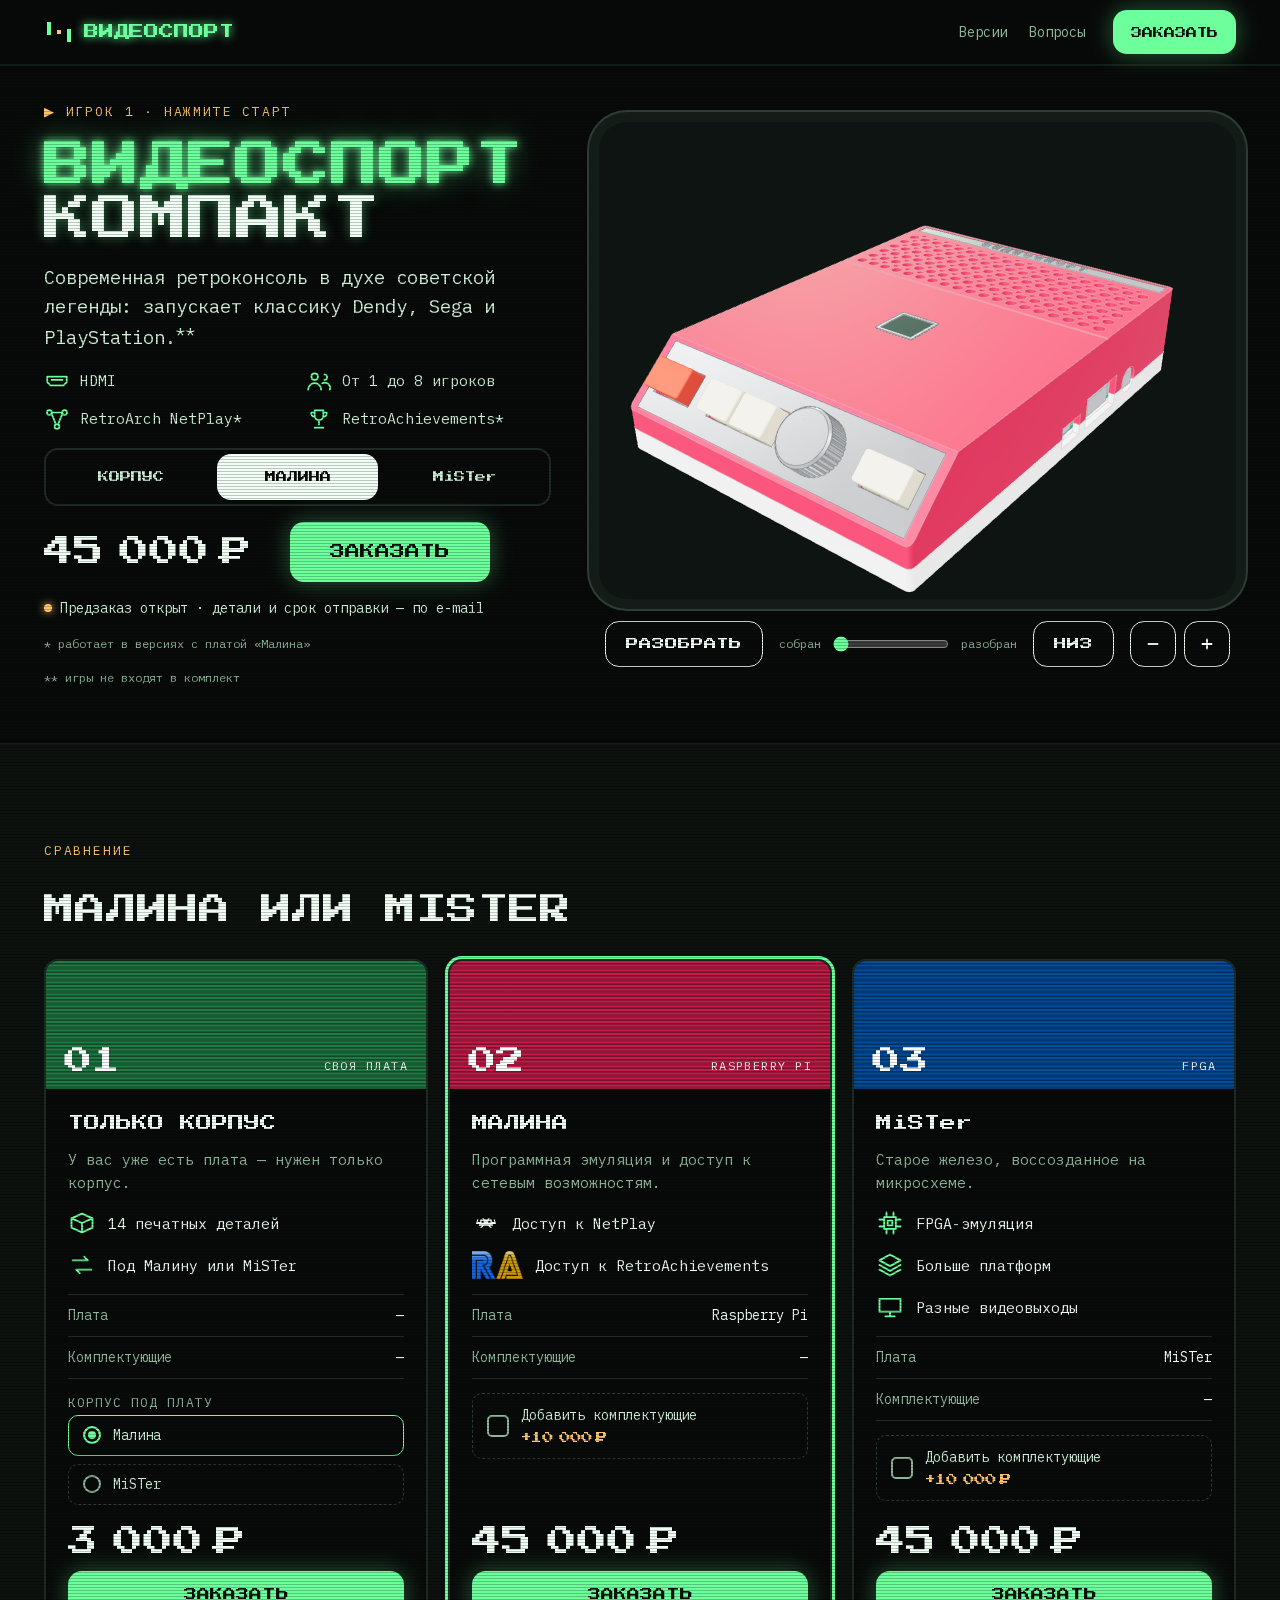
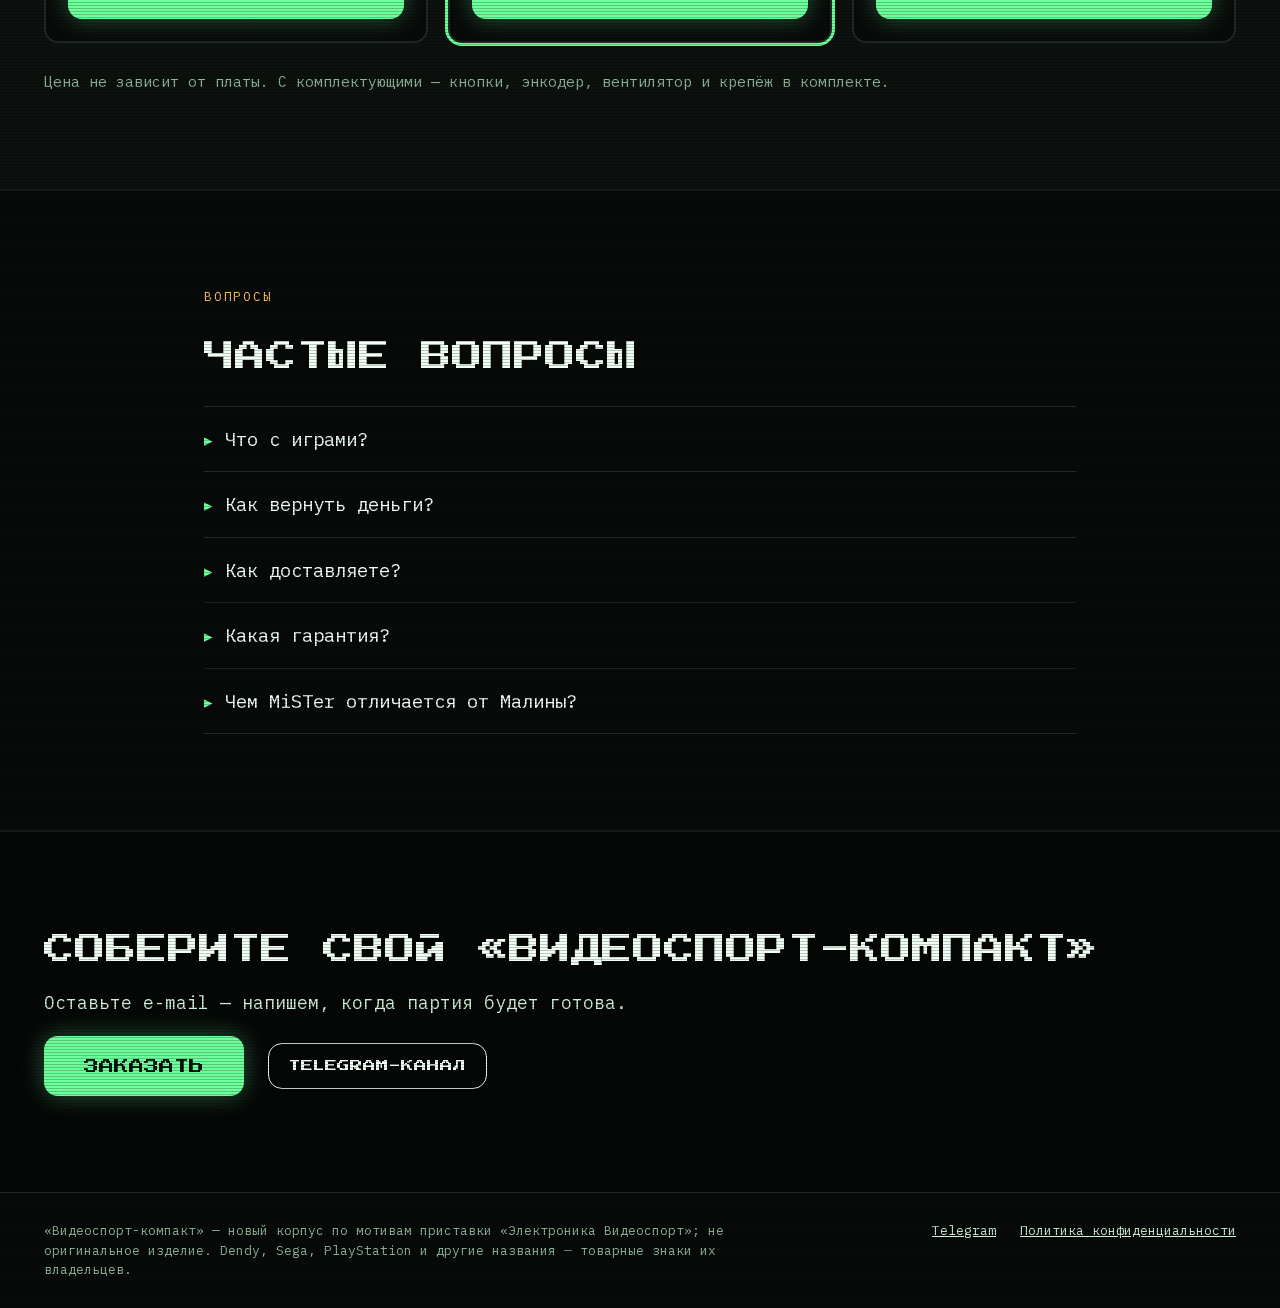
<file: index.html>
<!doctype html>
<html lang="ru">
<head>
<meta charset="utf-8">
<meta name="viewport" content="width=device-width, initial-scale=1, viewport-fit=cover">
<title>Видеоспорт-компакт — ретроконсоль в духе советской легенды · предзаказ</title>
<meta name="description" content="Видеоспорт-компакт: современная ретроконсоль в духе советской легенды. Запускает классику Dendy, Sega и PlayStation. HDMI, от 1 до 8 игроков, RetroArch NetPlay, RetroAchievements. Предзаказ: корпус от 3 000 ₽.">
<meta name="theme-color" content="#080A09">
<meta property="og:type" content="website">
<meta property="og:locale" content="ru_RU">
<meta property="og:title" content="Видеоспорт-компакт — ретроконсоль в духе советской легенды">
<meta property="og:description" content="Запускает классику Dendy, Sega и PlayStation. HDMI, от 1 до 8 игроков, NetPlay и ачивки. Предзаказ открыт.">
<link rel="icon" href="data:image/svg+xml,%3Csvg xmlns='http://www.w3.org/2000/svg' viewBox='0 0 30 30'%3E%3Crect width='30' height='30' rx='5' fill='%23080A09'/%3E%3Crect x='5' y='6' width='4' height='13' fill='%236CFF9C'/%3E%3Crect x='21' y='11' width='4' height='13' fill='%236CFF9C'/%3E%3Crect x='13' y='13' width='4' height='4' fill='%23FFC46B'/%3E%3C/svg%3E">

<link rel="preload" href="fonts/press-start-2p-400-cyrillic.woff2" as="font" type="font/woff2" crossorigin>
<link rel="preload" href="fonts/ibm-plex-mono-400-cyrillic.woff2" as="font" type="font/woff2" crossorigin>
<link rel="preload" href="assets/poster.webp?v=2" as="image" fetchpriority="high">
<link rel="stylesheet" href="css/fonts.css">
<link rel="stylesheet" href="css/styles.css?v=4">

<script type="application/ld+json">
{
  "@context": "https://schema.org",
  "@type": "Product",
  "name": "Видеоспорт-компакт",
  "description": "Современная ретроконсоль в духе советской легенды. Запускает классику Dendy, Sega и PlayStation (игры не входят в комплект). HDMI, от 1 до 8 игроков, RetroArch NetPlay, RetroAchievements.",
  "offers": {
    "@type": "AggregateOffer",
    "priceCurrency": "RUB",
    "lowPrice": "3000",
    "highPrice": "55000",
    "offerCount": "3",
    "availability": "https://schema.org/PreOrder"
  }
}
</script>

<script src="js/config.js"></script>
<script src="js/analytics.js"></script>
</head>
<body>
<div class="pg" id="top">

<!-- ===== Шапка ===== -->
<header class="hdr"><div class="wrap hdr-in">
  <a href="#top" class="logo" aria-label="Видеоспорт-компакт — наверх">
    <svg class="mark" viewBox="0 0 30 30" aria-hidden="true"><rect x="3" y="5" width="4" height="13" fill="currentColor"/><rect x="23" y="12" width="4" height="13" fill="currentColor"/><rect x="13" y="13" width="4" height="4" style="fill:var(--accent2)"/></svg>
    <span>Видеоспорт</span>
  </a>
  <nav class="nav" aria-label="Разделы"><a href="#versions">Версии</a><a href="#faq">Вопросы</a></nav>
  <button type="button" class="btn btn-sm" data-order data-place="header">Заказать</button>
</div></header>

<main>

<!-- ===== Блок 1. Первый экран: сначала предложение, справа — 3D-схема ===== -->
<section class="hero" aria-labelledby="h1"><div class="wrap hero-in">

  <div class="hero-copy">
    <div class="eyebrow">▶ Игрок 1 · нажмите старт</div>
    <h1 class="h1" id="h1"><span class="h1-a">Видеоспорт<span class="sr-only">-</span></span><span class="h1-b">компакт</span></h1>
    <p class="lead">Современная ретроконсоль в духе советской легенды: запускает классику Dendy, Sega и PlayStation.<sup>**</sup></p>

    <ul class="feats">
      <li class="feat"><svg class="ico" viewBox="0 0 24 24" aria-hidden="true"><path d="M3 8h18v5l-3 3H6l-3-3z M7 11h10"/></svg><span>HDMI</span></li>
      <li class="feat"><svg class="ico" viewBox="0 0 24 24" aria-hidden="true"><path d="M8 11a3 3 0 1 0 0-6 3 3 0 0 0 0 6z M2 20a6 6 0 0 1 12 0 M17 11a2.5 2.5 0 1 0 0-5 M15 14a5 5 0 0 1 7 6"/></svg><span>От 1 до 8 игроков</span></li>
      <li class="feat"><svg class="ico" viewBox="0 0 24 24" aria-hidden="true"><circle cx="5" cy="6" r="2.2"/><circle cx="19" cy="6" r="2.2"/><circle cx="12" cy="19" r="2.2"/><path d="M7 7l4 10 M17 7l-4 10 M7.4 6h9.2"/></svg><span>RetroArch NetPlay*</span></li>
      <li class="feat"><svg class="ico" viewBox="0 0 24 24" aria-hidden="true"><path d="M8 4h8v5a4 4 0 0 1-8 0z M8 6H5a3 3 0 0 0 3 4 M16 6h3a3 3 0 0 1-3 4 M12 13v4 M8 20h8"/></svg><span>RetroAchievements*</span></li>
    </ul>

    <div class="seg" role="group" aria-label="Платформа">
      <button type="button" class="segb" data-pick="case" aria-pressed="false">Корпус</button>
      <button type="button" class="segb on" data-pick="pi" aria-pressed="true">Малина</button>
      <button type="button" class="segb keep-case" data-pick="mister" aria-pressed="false">MiSTer</button>
    </div>

    <div class="buy">
      <div class="price-wrap">
        <span class="price"><span id="heroPrice">45&#8239;000</span><span class="rub">₽</span></span>
      </div>
      <button type="button" class="btn btn-lg" data-order data-place="hero">Заказать</button>
    </div>

    <p class="avail"><span class="dot" aria-hidden="true"></span>Предзаказ открыт · детали и срок отправки — по e-mail</p>
    <p class="fn">* работает в версиях с платой «Малина»</p>
    <p class="fn">** игры не входят в комплект</p>
  </div>

  <div class="hero-left">
    <div class="hero-media" id="viewer" role="group" aria-label="Интерактивная взрыв-схема корпуса: 14 деталей">
      <img class="vposter" id="vposter" src="assets/poster.webp?v=2" alt="Корпус «Видеоспорт-компакт» в собранном виде" fetchpriority="high" decoding="async">
      <canvas id="vcanvas" aria-hidden="true"></canvas>
      <p class="vstatus" id="vstatus" role="status" hidden>Загружаю детали…</p>
    </div>
    <div class="vctl" id="vctl">
      <button type="button" class="btn2" id="vtoggle">Разобрать</button>
      <label class="range"><span>собран</span><input type="range" id="vslider" min="0" max="1000" value="0" aria-label="Степень разборки"><span>разобран</span></label>
      <button type="button" class="btn2" id="vflip">Низ</button>
      <div class="zoom" role="group" aria-label="Масштаб">
        <button type="button" class="btn2 sq" id="vzout" aria-label="Отдалить"><svg width="18" height="18" viewBox="0 0 24 24" fill="none" stroke="currentColor" stroke-width="2.4" aria-hidden="true"><path d="M5 12h14"/></svg></button>
        <button type="button" class="btn2 sq" id="vzin" aria-label="Приблизить"><svg width="18" height="18" viewBox="0 0 24 24" fill="none" stroke="currentColor" stroke-width="2.4" aria-hidden="true"><path d="M5 12h14M12 5v14"/></svg></button>
      </div>
    </div>
    <ol class="sr-only" id="vparts" aria-label="Детали корпуса"></ol>
  </div>

</div></section>

<!-- ===== Блок 2. Battlecard версий ===== -->
<section id="versions" class="sec sec-alt" aria-labelledby="versions-h" data-price-case="3000" data-price-board="45000" data-price-full="55000"><div class="wrap col">
  <div class="eyebrow">Сравнение</div>
  <h2 class="h2" id="versions-h">Малина или MiSTer</h2>

  <div class="cfgs">

    <article class="cfg" data-platform="case">
      <div class="cfg-art" style="background-color:#1F7A44"><span class="cfg-code">01</span><span class="cfg-genre">своя плата</span></div>
      <div class="cfg-body">
        <h3 class="h3">Только корпус</h3>
        <p class="muted who">У вас уже есть плата — нужен только корпус.</p>
        <ul class="caps">
          <li><svg class="ico" viewBox="0 0 24 24" aria-hidden="true"><path d="M3 8l9-4 9 4v8l-9 4-9-4z M3 8l9 4 9-4 M12 12v8"/></svg><span>14 печатных деталей</span></li>
          <li><svg class="ico" viewBox="0 0 24 24" aria-hidden="true"><path d="M4 8h13l-3-3 M20 16H7l3 3"/></svg><span>Под Малину или MiSTer</span></li>
        </ul>
        <dl class="spec">
          <div><dt>Плата</dt><dd>—</dd></div>
          <div><dt>Комплектующие</dt><dd>—</dd></div>
        </dl>
        <fieldset class="subpick">
          <legend>Корпус под плату</legend>
          <label class="subopt"><input type="radio" name="caseBoard" value="pi" checked><span>Малина</span></label>
          <label class="subopt"><input type="radio" name="caseBoard" value="mister"><span class="keep-case">MiSTer</span></label>
        </fieldset>
        <div class="bigprice">3&#8239;000<span class="rub">₽</span></div>
        <button type="button" class="btn" data-order data-platform="case" data-place="card">Заказать</button>
      </div>
    </article>

    <article class="cfg sel" data-platform="pi">
      <div class="cfg-art" style="background-color:#c51d4a"><span class="cfg-code">02</span><span class="cfg-genre">Raspberry Pi</span></div>
      <div class="cfg-body">
        <h3 class="h3">Малина</h3>
        <p class="muted who">Программная эмуляция и доступ к сетевым возможностям.</p>
        <ul class="caps">
          <li><img class="logo-ra" src="assets/logos/retroarch.svg" alt="" width="28" height="28"><span>Доступ к NetPlay</span></li>
          <li><img class="logo-rach" src="assets/logos/retroachievements.webp" alt="" width="50" height="28"><span>Доступ к RetroAchievements</span></li>
        </ul>
        <dl class="spec">
          <div><dt>Плата</dt><dd>Raspberry Pi</dd></div>
          <div><dt>Комплектующие</dt><dd class="kit-val">—</dd></div>
        </dl>
        <label class="kit"><input type="checkbox" data-kit><span>Добавить комплектующие <b class="kit-delta">+10&#8239;000<span class="rub">₽</span></b></span></label>
        <div class="bigprice">45&#8239;000<span class="rub">₽</span></div>
        <button type="button" class="btn" data-order data-platform="pi" data-place="card">Заказать</button>
      </div>
    </article>

    <article class="cfg" data-platform="mister">
      <div class="cfg-art" style="background-color:#004F9F"><span class="cfg-code">03</span><span class="cfg-genre keep-case">FPGA</span></div>
      <div class="cfg-body">
        <h3 class="h3 keep-case">MiSTer</h3>
        <p class="muted who">Старое железо, воссозданное на микросхеме.</p>
        <ul class="caps">
          <li><svg class="ico" viewBox="0 0 24 24" aria-hidden="true"><path d="M7 7h10v10H7z M10 10h4v4h-4z M9 3v4 M15 3v4 M9 17v4 M15 17v4 M3 9h4 M3 15h4 M17 9h4 M17 15h4"/></svg><span>FPGA-эмуляция</span></li>
          <li><svg class="ico" viewBox="0 0 24 24" aria-hidden="true"><path d="M12 3l9 5-9 5-9-5z M3 12l9 5 9-5 M3 16l9 5 9-5"/></svg><span>Больше платформ</span></li>
          <li><svg class="ico" viewBox="0 0 24 24" aria-hidden="true"><path d="M3 5h18v11H3z M8 20h8 M12 16v4"/></svg><span>Разные видеовыходы</span></li>
        </ul>
        <dl class="spec">
          <div><dt>Плата</dt><dd class="keep-case">MiSTer</dd></div>
          <div><dt>Комплектующие</dt><dd class="kit-val">—</dd></div>
        </dl>
        <label class="kit"><input type="checkbox" data-kit><span>Добавить комплектующие <b class="kit-delta">+10&#8239;000<span class="rub">₽</span></b></span></label>
        <div class="bigprice">45&#8239;000<span class="rub">₽</span></div>
        <button type="button" class="btn" data-order data-platform="mister" data-place="card">Заказать</button>
      </div>
    </article>

  </div>
  <p class="muted note">Цена не зависит от платы. С комплектующими — кнопки, энкодер, вентилятор и крепёж в комплекте.</p>
</div></section>

<!-- ===== Блок 3. FAQ ===== -->
<section id="faq" class="sec" aria-labelledby="faq-h"><div class="wrap col narrow">
  <div class="eyebrow">Вопросы</div>
  <h2 class="h2" id="faq-h">Частые вопросы</h2>
  <div class="faq">
    <details>
      <summary>Что с играми?</summary>
      <p>Игры в комплект не входят. «Малина» запускает их программно через эмуляторы RetroArch, MiSTer — через FPGA-ядра. Файлы игр вы копируете на карту памяти самостоятельно: легальный путь — сдампить образы со своих картриджей и дисков. Мы не поставляем и не подбираем файлы игр.</p>
    </details>
    <details>
      <summary>Как вернуть деньги?</summary>
      <p>Всё по закону РФ. Если заказ ещё не отправлен — вернём деньги по вашему запросу. Если вы уже получили товар — вернём деньги после того, как вы вернёте его полностью.</p>
    </details>
    <details>
      <summary>Как доставляете?</summary>
      <p>СДЭК. Стоимость и срок зависят от вашего города — сообщим при подтверждении заказа, трек-номер пришлём на e-mail.</p>
    </details>
    <details>
      <summary>Какая гарантия?</summary>
      <p>Если что-то не так — заменим товар или вернём деньги. Для версий с платой нужно время на диагностику: сначала плата возвращается нам, поэтому срок ожидания дольше. Если поломка случилась по вине покупателя — откажем в гарантии в порядке, предусмотренном законом РФ.</p>
    </details>
    <details>
      <summary>Чем MiSTer отличается от Малины?</summary>
      <p><b>Малина</b> запускает программы-эмуляторы: старая приставка имитируется софтом. Это просто и гибко — здесь работают RetroArch с NetPlay и RetroAchievements.</p>
      <p><b>MiSTer</b> построен на FPGA: микросхема сама пересобирается в схему оригинальной приставки и работает как железо, а не как программа. Точнее по таймингам и задержке, но настройка сложнее.</p>
    </details>
  </div>
</div></section>

<!-- ===== Финальный призыв ===== -->
<section class="sec final" aria-labelledby="final-h"><div class="wrap final-in">
  <div class="final-copy">
    <h2 class="h2" id="final-h">Соберите свой «Видеоспорт-компакт»</h2>
    <p class="lead2">Оставьте e-mail — напишем, когда партия будет готова.</p>
    <div class="buy">
      <button type="button" class="btn btn-lg" data-order data-place="final">Заказать</button>
      <a class="btn2" href="#" data-tg data-goal="click_telegram" data-place="final" target="_blank" rel="noopener">Telegram-канал</a>
    </div>
  </div>
</div></section>

</main>

<footer class="ftr"><div class="wrap ftr-in">
  <span>«Видеоспорт-компакт» — новый корпус по мотивам приставки «Электроника Видеоспорт»; не оригинальное изделие. Dendy, Sega, PlayStation и другие названия — товарные знаки их владельцев.</span>
  <span class="ftr-links"><a href="#" data-tg data-goal="click_telegram" data-place="footer" target="_blank" rel="noopener">Telegram</a><a href="privacy.html" data-privacy>Политика конфиденциальности</a></span>
</div></footer>

</div>

<!-- ===== Форма предзаказа ===== -->
<dialog id="order" class="order ym-hide-content" aria-labelledby="order-h">
  <div class="order-head">
    <h2 id="order-h" class="order-title">Предзаказ «Видеоспорт-компакт»</h2>
    <button type="button" class="x" data-close aria-label="Закрыть"><svg width="18" height="18" viewBox="0 0 24 24" fill="none" stroke="currentColor" stroke-width="2" aria-hidden="true"><path d="M6 6l12 12M18 6L6 18"/></svg></button>
  </div>

  <form id="orderForm" class="order-form" novalidate>
    <div class="note-box" role="note">Деньги сейчас не списываются — детали и оплату согласуем письмом.</div>

    <fieldset class="fs">
      <legend>Версия</legend>
      <div class="opts" id="optsVersion"></div>
    </fieldset>

    <fieldset class="fs">
      <legend id="boardLegend">Плата</legend>
      <div class="opts opts-2">
        <label class="opt"><input type="radio" name="board" value="pi" checked><span class="opt-body"><span class="opt-name">Raspberry Pi</span></span></label>
        <label class="opt"><input type="radio" name="board" value="mister"><span class="opt-body"><span class="opt-name">MiSTer</span></span></label>
      </div>
    </fieldset>

    <div class="field">
      <label for="email">E-mail</label>
      <input id="email" name="email" type="email" inputmode="email" autocomplete="email" placeholder="you@example.com" required class="ym-disable-keys" aria-describedby="email-err">
      <p class="err" id="email-err" hidden></p>
    </div>

    <input type="text" name="company" tabindex="-1" autocomplete="off" class="hp" aria-hidden="true">

    <div class="field">
      <label class="check"><input type="checkbox" id="consent" name="consent" required aria-describedby="consent-err"><span>Согласен на обработку персональных данных (e-mail) для связи по заказу. <a href="privacy.html" target="_blank" rel="noopener" data-privacy>Политика обработки</a></span></label>
      <p class="err" id="consent-err" hidden></p>
    </div>

    <p class="err err-form" id="formErr" role="alert" hidden></p>
    <button type="submit" class="btn btn-lg btn-block" id="submitBtn">Оформить предзаказ</button>

    <p class="order-tg">Новости партии — в Telegram-канале: <a href="#" data-tg data-goal="click_telegram" data-place="form" target="_blank" rel="noopener">подписаться</a></p>
  </form>

  <div class="order-done" id="orderDone" hidden>
    <div class="done-head">
      <span class="done-ok" aria-hidden="true"><svg width="26" height="26" viewBox="0 0 24 24" fill="none" stroke="currentColor" stroke-width="2.4"><path d="M5 12l5 5 9-10"/></svg></span>
      <div><div class="done-title" tabindex="-1" id="doneTitle">Принято</div><div class="done-sub" id="doneSub"></div></div>
    </div>
    <p class="done-text">Заявка получена. Напишем на <b id="doneEmail"></b>, когда партия будет готова, и согласуем оплату и доставку.</p>
    <p class="done-text">Новости партии и фото сборки — в Telegram-канале.</p>
    <div class="done-actions">
      <a class="btn" href="#" data-tg data-goal="click_telegram" data-place="done" target="_blank" rel="noopener">Открыть Telegram-канал</a>
      <button type="button" class="btn2" data-close>Вернуться на сайт</button>
    </div>
  </div>
</dialog>

<script type="importmap">
{"imports":{"three":"./vendor/three/three.module.min.js","three/addons/":"./vendor/three/addons/"}}
</script>
<script defer src="js/viewer-loader.js?v=1"></script>
<script defer src="js/app.js?v=4"></script>
</body>
</html>
</file>
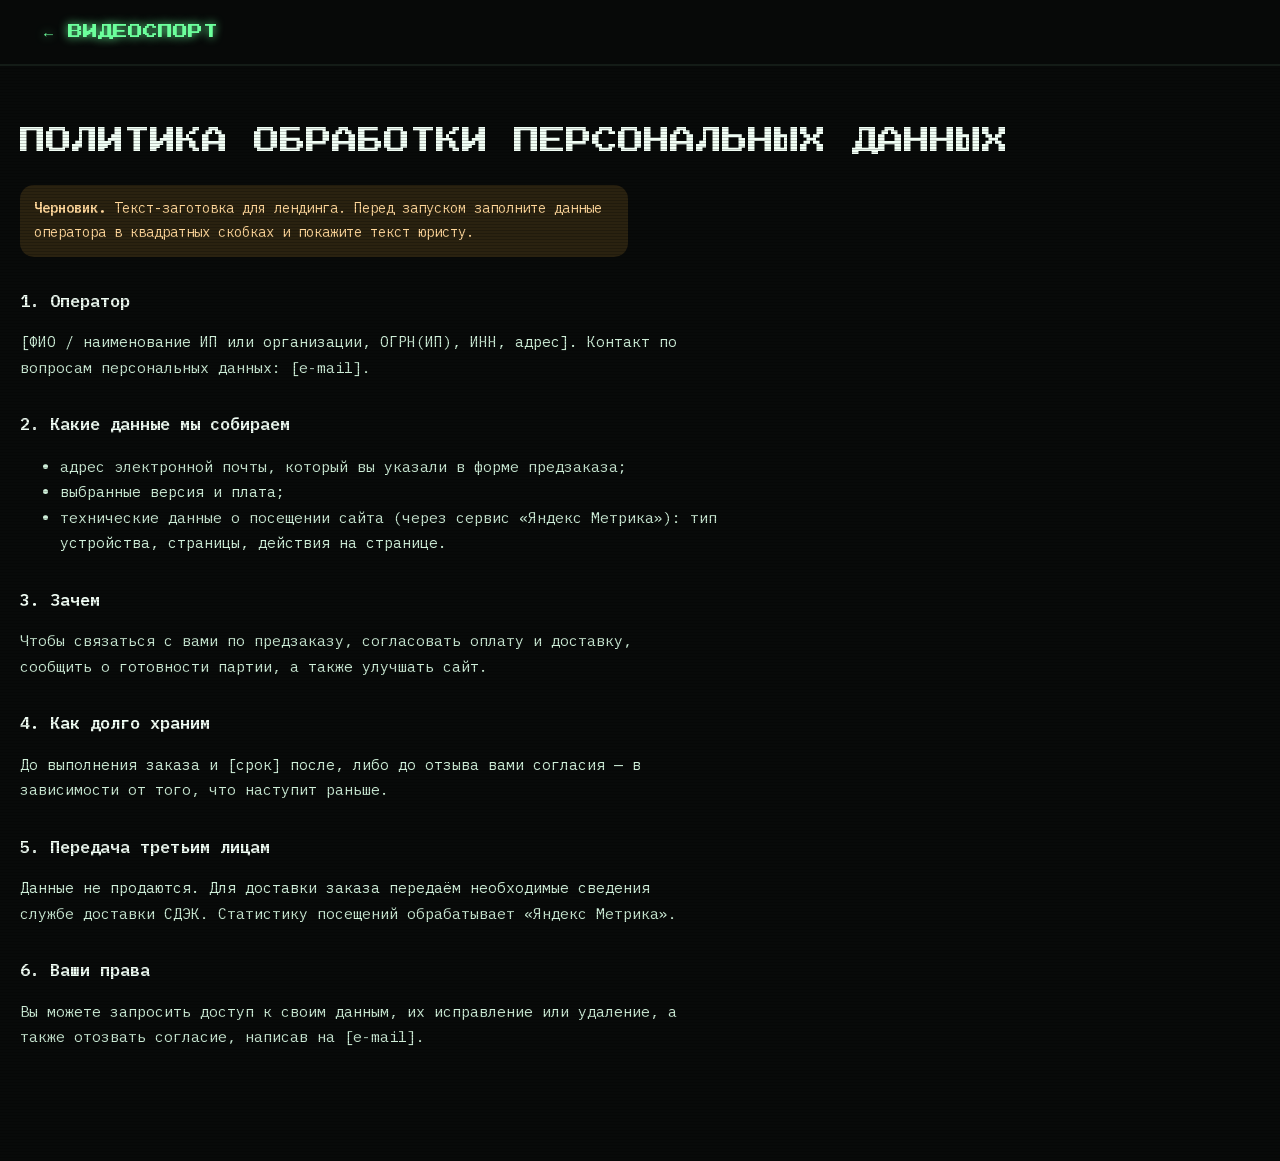
<file: privacy.html>
<!doctype html>
<html lang="ru">
<head>
<meta charset="utf-8">
<meta name="viewport" content="width=device-width, initial-scale=1">
<meta name="robots" content="noindex">
<title>Политика обработки персональных данных — Видеоспорт-компакт</title>
<link rel="stylesheet" href="css/fonts.css">
<link rel="stylesheet" href="css/styles.css">
</head>
<body>
<div class="pg">
<header class="hdr"><div class="wrap hdr-in">
  <a href="./" class="logo"><span>← Видеоспорт</span></a>
</div></header>
<main class="wrap doc">
  <h1>Политика обработки персональных данных</h1>
  <p class="draft"><b>Черновик.</b> Текст-заготовка для лендинга. Перед запуском заполните данные оператора в квадратных скобках и покажите текст юристу.</p>

  <h2>1. Оператор</h2>
  <p>[ФИО / наименование ИП или организации, ОГРН(ИП), ИНН, адрес]. Контакт по вопросам персональных данных: [e-mail].</p>

  <h2>2. Какие данные мы собираем</h2>
  <ul>
    <li>адрес электронной почты, который вы указали в форме предзаказа;</li>
    <li>выбранные версия и плата;</li>
    <li>технические данные о посещении сайта (через сервис «Яндекс Метрика»): тип устройства, страницы, действия на странице.</li>
  </ul>

  <h2>3. Зачем</h2>
  <p>Чтобы связаться с вами по предзаказу, согласовать оплату и доставку, сообщить о готовности партии, а также улучшать сайт.</p>

  <h2>4. Как долго храним</h2>
  <p>До выполнения заказа и [срок] после, либо до отзыва вами согласия — в зависимости от того, что наступит раньше.</p>

  <h2>5. Передача третьим лицам</h2>
  <p>Данные не продаются. Для доставки заказа передаём необходимые сведения службе доставки СДЭК. Статистику посещений обрабатывает «Яндекс Метрика».</p>

  <h2>6. Ваши права</h2>
  <p>Вы можете запросить доступ к своим данным, их исправление или удаление, а также отозвать согласие, написав на [e-mail].</p>
</main>
</div>
</body>
</html>
</file>
<file: css/fonts.css>
@font-face{font-family:'IBM Plex Mono';font-style:normal;font-weight:400;font-display:swap;src:url(../fonts/ibm-plex-mono-400-cyrillic.woff2) format('woff2');unicode-range:U+0301, U+0400-045F, U+0490-0491, U+04B0-04B1, U+2116}
@font-face{font-family:'IBM Plex Mono';font-style:normal;font-weight:400;font-display:swap;src:url(../fonts/ibm-plex-mono-400-latin.woff2) format('woff2');unicode-range:U+0000-00FF, U+0131, U+0152-0153, U+02BB-02BC, U+02C6, U+02DA, U+02DC, U+0304, U+0308, U+0329, U+2000-206F, U+20AC, U+2122, U+2191, U+2193, U+2212, U+2215, U+FEFF, U+FFFD}
@font-face{font-family:'IBM Plex Mono';font-style:normal;font-weight:600;font-display:swap;src:url(../fonts/ibm-plex-mono-600-cyrillic.woff2) format('woff2');unicode-range:U+0301, U+0400-045F, U+0490-0491, U+04B0-04B1, U+2116}
@font-face{font-family:'IBM Plex Mono';font-style:normal;font-weight:600;font-display:swap;src:url(../fonts/ibm-plex-mono-600-latin.woff2) format('woff2');unicode-range:U+0000-00FF, U+0131, U+0152-0153, U+02BB-02BC, U+02C6, U+02DA, U+02DC, U+0304, U+0308, U+0329, U+2000-206F, U+20AC, U+2122, U+2191, U+2193, U+2212, U+2215, U+FEFF, U+FFFD}
@font-face{font-family:'Press Start 2P';font-style:normal;font-weight:400;font-display:swap;src:url(../fonts/press-start-2p-400-cyrillic.woff2) format('woff2');unicode-range:U+0301, U+0400-045F, U+0490-0491, U+04B0-04B1, U+2116}
@font-face{font-family:'Press Start 2P';font-style:normal;font-weight:400;font-display:swap;src:url(../fonts/press-start-2p-400-latin.woff2) format('woff2');unicode-range:U+0000-00FF, U+0131, U+0152-0153, U+02BB-02BC, U+02C6, U+02DA, U+02DC, U+0304, U+0308, U+0329, U+2000-206F, U+20AC, U+2122, U+2191, U+2193, U+2212, U+2215, U+FEFF, U+FFFD}
</file>
<file: css/styles.css>
/* Видеоспорт-компакт · лендинг · направление «ЭЛТ-экран»
   Зелёный люминофор на тёмном, пиксельный дисплейный шрифт, скан-линии. */

:root{
  --bg:#080A09; --alt:#0C110E; --media:#0E1411;
  --ink:#CFEFD9; --ink-hi:#F2FFF6; --muted:#8FB59B;
  --line:#1F2B24; --line2:#2D3D33;
  --accent:#6CFF9C; --accent-ink:#06100A; --accent2:#FFC46B; --err:#FF8A7A;
  --fd:'Press Start 2P',monospace;
  --fb:'IBM Plex Mono',ui-monospace,Menlo,Consolas,monospace;
  --r:14px;
  --btn-sh:0 0 24px rgba(108,255,156,.35);
  --rub:url("data:image/svg+xml,%3Csvg xmlns='http://www.w3.org/2000/svg' viewBox='0 0 8 7' shape-rendering='crispEdges'%3E%3Cpath d='M1 0h6v1H1zM1 1h2v2H1zM6 1h2v2H6zM1 3h6v1H1zM1 4h2v2H1zM0 5h6v1H0zM1 6h2v1H1z'/%3E%3C/svg%3E");
  --scan:repeating-linear-gradient(0deg,rgba(0,0,0,.25) 0 2px,transparent 2px 4px);
}

*,*::before,*::after{box-sizing:border-box}
html{scroll-behavior:smooth;scroll-padding-top:84px;-webkit-text-size-adjust:100%;text-size-adjust:100%}
html.lock{overflow:hidden}
body{margin:0;background:var(--bg);color:var(--ink);font-family:var(--fb);font-size:16px;line-height:1.5}
a{color:var(--ink-hi)}
img,svg,canvas{display:block}
.sr-only{position:absolute!important;width:1px;height:1px;margin:-1px;padding:0;overflow:hidden;clip:rect(0 0 0 0);white-space:nowrap;border:0}

/* Скан-линии поверх всей страницы */
.pg{position:relative;background:var(--bg);color:var(--ink);min-height:100vh;overflow-x:clip}
.pg::before{content:"";position:absolute;inset:0;z-index:20;pointer-events:none;background-image:repeating-linear-gradient(0deg,rgba(0,0,0,.22) 0 1px,transparent 1px 3px)}

.wrap{max-width:1240px;margin:0 auto;padding-left:24px;padding-right:24px}
.col{display:flex;flex-direction:column;gap:28px}
.narrow{max-width:920px}

/* ---------- типографика ---------- */
.eyebrow{font-size:13px;letter-spacing:.14em;text-transform:uppercase;color:var(--accent2)}
.h1{margin:0;font-family:var(--fd);font-weight:400;text-transform:uppercase;color:var(--accent);line-height:1.15;
  text-shadow:0 0 8px var(--accent),0 0 30px rgba(108,255,156,.5)}
.h1 span{display:block}
.h1-a{font-size:clamp(22px,9.4cqw,52px)}
.h1-b{font-size:clamp(22px,9.4cqw,52px);color:var(--ink-hi);text-shadow:0 0 12px rgba(108,255,156,.45)}
.h2{margin:0;font-family:var(--fd);font-weight:400;text-transform:uppercase;color:var(--ink-hi);font-size:clamp(18px,2.4vw,32px);line-height:1.4}
.h3{margin:0;font-family:var(--fd);font-weight:400;text-transform:uppercase;color:var(--ink-hi);font-size:16px;line-height:1.5}
.lead{margin:0;font-size:19px;line-height:1.5;color:var(--ink);max-width:560px}
.lead2{margin:0;font-size:18px;line-height:1.6;color:var(--ink)}
.muted{color:var(--muted);font-size:15px;line-height:1.5}
.rub{display:inline-block;width:1em;height:.875em;vertical-align:.125em;margin-left:.3em;overflow:hidden;white-space:nowrap;text-indent:-9999px;
  background:currentColor;-webkit-mask:var(--rub) center/contain no-repeat;mask:var(--rub) center/contain no-repeat}

/* ---------- кнопки ---------- */
.btn{display:inline-flex;align-items:center;justify-content:center;min-height:48px;padding:0 24px;border:0;border-radius:var(--r);
  background:var(--accent);color:var(--accent-ink);font-family:var(--fd);font-size:13px;text-transform:uppercase;text-decoration:none;
  cursor:pointer;box-shadow:var(--btn-sh);transition:filter .15s}
.btn:hover{filter:brightness(1.08)}
.btn-sm{min-height:44px;padding:0 18px;font-size:11px}
.btn-lg{min-height:60px;padding:0 40px;font-size:15px}
.btn-block{width:100%}
.btn[disabled]{opacity:.6;cursor:progress}
.btn2{display:inline-flex;align-items:center;justify-content:center;min-height:46px;padding:0 20px;border:1.5px solid var(--ink-hi);border-radius:var(--r);
  background:transparent;color:var(--ink-hi);text-decoration:none;font-family:var(--fd);font-size:12px;text-transform:uppercase;cursor:pointer}
.btn2:hover{background:rgba(242,255,246,.08)}
:is(.btn,.btn2,.segb,.opt input,.x,summary,.logo,.nav a):focus-visible{outline:3px solid var(--ink-hi);outline-offset:3px}

/* ---------- шапка ---------- */
.hdr{position:sticky;top:0;z-index:30;background:rgba(8,10,9,.92);backdrop-filter:blur(6px);-webkit-backdrop-filter:blur(6px);border-bottom:2px solid #141C17}
.hdr-in{display:flex;align-items:center;gap:12px 28px;min-height:64px;padding-top:8px;padding-bottom:8px}
.logo{display:inline-flex;align-items:center;gap:10px;text-decoration:none;font-family:var(--fd);font-size:15px;text-transform:uppercase;color:var(--accent);text-shadow:0 0 10px var(--accent)}
.mark{width:30px;height:30px;flex:0 0 30px}
.nav{display:flex;gap:4px 22px;margin-left:auto;font-size:14px}
.nav a{text-decoration:none;color:var(--muted)}
.nav a:hover{color:var(--ink-hi)}

/* ---------- блок 1: первый экран ---------- */
.hero{padding:36px 0 56px}
.hero-in{display:flex;flex-wrap:wrap;gap:40px 48px;align-items:center}
.hero-left{flex:1.15 1 560px;min-width:0;display:flex;flex-direction:column;gap:22px}
.hero-media{position:relative;z-index:25;aspect-ratio:4/3;max-height:690px;width:100%;background:var(--media);border-radius:28px;overflow:hidden;
  box-shadow:0 0 0 10px #141C17,0 0 0 12px var(--line2)}
.hero-media canvas{position:absolute;inset:0;width:100%;height:100%;z-index:1;touch-action:none;cursor:grab}
.hero-media canvas:active{cursor:grabbing}
/* Статичный постер поверх canvas — виден мгновенно, пока 3D не загрузилось */
.vposter{position:absolute;inset:0;z-index:2;width:100%;height:100%;object-fit:cover;transition:opacity .4s}
.vposter.off{opacity:0;pointer-events:none}
.vstatus{position:absolute;inset:0;z-index:3;margin:0;display:grid;place-items:center;text-align:center;padding:16px;
  font-family:var(--fd);font-size:12px;line-height:1.6;color:var(--accent2);text-shadow:0 0 10px var(--accent2);pointer-events:none}
.vstatus[hidden]{display:none}
.vctl{display:flex;flex-wrap:wrap;align-items:center;gap:10px 16px;padding:0 6px}
.zoom{display:flex;gap:8px}
.btn2.sq{min-width:46px;padding:0}
.range{flex:1 1 220px;display:flex;align-items:center;gap:10px;font-size:12px;color:var(--muted);min-width:0}
.range input{flex:1;min-width:0;accent-color:var(--accent);height:28px}
.hero-copy{flex:1 1 440px;min-width:0;display:flex;flex-direction:column;gap:16px;container-type:inline-size}
.feats{list-style:none;margin:0;padding:0;display:grid;grid-template-columns:repeat(2,minmax(0,1fr));gap:12px 18px}
.feat{display:flex;gap:10px;align-items:center;font-size:15px;line-height:1.3}
.ico{width:26px;height:26px;flex:0 0 26px;fill:none;stroke:var(--accent);stroke-width:1.6;stroke-linecap:round;stroke-linejoin:round}
.seg{display:flex;gap:6px;padding:4px;border:2px solid var(--line);border-radius:var(--r)}
.segb{flex:1 1 0;min-width:0;min-height:46px;padding:6px 8px;border:0;border-radius:var(--r);background:transparent;color:var(--ink);
  font-family:var(--fd);font-size:11px;line-height:1.4;text-transform:uppercase;cursor:pointer}
.segb:hover{background:rgba(242,255,246,.07)}
.segb.on{background:var(--ink-hi);color:var(--bg)}
.buy{display:flex;flex-wrap:wrap;gap:12px 24px;align-items:center}
.price-wrap{display:flex;flex-direction:column;gap:4px}
.price{display:inline-block;min-width:7.4em;font-family:var(--fd);font-size:30px;line-height:1;color:var(--ink-hi);white-space:nowrap}
.avail{margin:0;display:flex;align-items:center;gap:8px;font-size:14px;color:var(--ink)}
.dot{width:8px;height:8px;border-radius:50%;flex:0 0 8px;background:var(--accent2);box-shadow:0 0 8px var(--accent2)}
.fn{margin:0;font-size:12px;color:var(--muted)}

/* ---------- секции ---------- */
.sec{padding:96px 0;border-top:2px solid #141C17}
.sec-alt{background:var(--alt)}

/* ---------- блок 2: battlecard ---------- */
.cfgs{display:grid;grid-template-columns:repeat(auto-fit,minmax(280px,1fr));gap:20px}
.cfg{display:flex;flex-direction:column;background:var(--alt);border:2px solid var(--line);border-radius:var(--r);overflow:hidden;cursor:pointer;transition:border-color .15s}
.cfg:hover{border-color:var(--line2)}
.cfg.sel{cursor:default}
.sec-alt .cfg{background:var(--bg)}
.cfg.sel{box-shadow:0 0 0 3px var(--accent)}
.keep-case{text-transform:none!important}
.caps{list-style:none;margin:0;padding:0;display:flex;flex-direction:column;gap:12px}
.caps li{display:flex;align-items:center;gap:12px;font-size:15px;line-height:1.3;color:var(--ink-hi);min-height:30px}
.caps .ico{width:28px;height:28px;flex:0 0 28px}
.caps img{flex:none;width:auto;height:28px;object-fit:contain}
.caps .logo-ra{width:28px}
.caps .logo-rach{width:51px}
.kit{display:flex;gap:12px;align-items:center;padding:12px 14px;border:1px dashed var(--line2);border-radius:10px;font-size:14px;line-height:1.35;color:var(--ink);cursor:pointer}
.kit input,.check input{appearance:none;-webkit-appearance:none;flex:0 0 22px;width:22px;height:22px;margin:0;border:2px solid var(--muted);border-radius:5px;background:var(--bg);display:grid;place-content:center;cursor:pointer}
.kit input::before,.check input::before{content:"";width:10px;height:10px;transform:scale(0);background:var(--accent-ink);clip-path:polygon(14% 44%,0 65%,50% 100%,100% 16%,80% 0,43% 62%)}
.kit input:checked,.check input:checked{background:var(--accent);border-color:var(--accent)}
.kit input:checked::before,.check input:checked::before{transform:scale(1)}
.check input[aria-invalid=true]{border-color:var(--err)}
.kit b{display:block;font-family:var(--fd);font-weight:400;font-size:11px;color:var(--accent2);margin-top:6px;white-space:nowrap}
.kit:has(input:focus-visible){outline:3px solid var(--ink-hi);outline-offset:3px}
/* Подвыбор платы в карточке «Только корпус»: взаимоисключающие радиокнопки */
.subpick{display:flex;flex-direction:column;gap:8px;margin:0;padding:0;border:0}
.subpick legend{padding:0;margin-bottom:2px;font-size:13px;letter-spacing:.08em;text-transform:uppercase;color:var(--muted)}
.subopt{display:flex;gap:12px;align-items:center;padding:10px 14px;border:1px dashed var(--line2);border-radius:10px;font-size:14px;line-height:1.35;color:var(--ink);cursor:pointer}
.subopt input{appearance:none;-webkit-appearance:none;flex:0 0 18px;width:18px;height:18px;margin:0;border:2px solid var(--muted);border-radius:50%;background:var(--bg);cursor:pointer}
.subopt input:checked{border-color:var(--accent);background:var(--accent);box-shadow:inset 0 0 0 3px var(--bg)}
.subopt:has(input:checked){border-style:solid;border-color:var(--accent)}
.subopt:has(input:focus-visible){outline:3px solid var(--ink-hi);outline-offset:3px}
.cfg-art{position:relative;height:128px;display:flex;align-items:flex-end;justify-content:space-between;padding:14px 18px;color:#fff;background-image:var(--scan)}
.cfg-code{font-family:var(--fd);font-size:28px;line-height:1}
.cfg-genre{font-size:12px;letter-spacing:.12em;text-transform:uppercase}
.cfg-body{padding:22px;display:flex;flex-direction:column;gap:14px;flex:1}
.who{margin:0}
.spec{margin:0;display:flex;flex-direction:column;border-top:1px solid var(--line)}
.spec div{display:flex;justify-content:space-between;gap:16px;padding:10px 0;border-bottom:1px solid var(--line);font-size:14px}
.spec dt{color:var(--muted);flex:0 0 auto}
.spec dd{margin:0;text-align:right;color:var(--ink-hi)}
.bigprice{font-family:var(--fd);font-size:30px;line-height:1;color:var(--ink-hi);margin-top:auto;padding-top:8px;white-space:nowrap}
.note{margin:0;text-wrap:balance}

/* ---------- блок 3: FAQ ---------- */
.faq{border-top:1px solid var(--line)}
.faq details{border-bottom:1px solid var(--line);padding:18px 0}
.faq summary{cursor:pointer;font-size:19px;color:var(--ink-hi);list-style:none;display:flex;gap:12px;align-items:baseline}
.faq summary::-webkit-details-marker{display:none}
.faq summary::before{content:"▸";color:var(--accent);font-size:.9em;transition:transform .15s}
.faq details[open] summary::before{transform:rotate(90deg)}
.faq p{margin:12px 0 0;padding-left:28px;font-size:16px;line-height:1.6;color:var(--ink);max-width:70ch}

/* ---------- финал, подвал ---------- */
.final{background:#050706}
.final-in{display:flex;flex-wrap:wrap;gap:32px 56px;align-items:center}
.final-copy{flex:1 1 520px;min-width:0;display:flex;flex-direction:column;gap:18px}
.ftr{border-top:1px solid var(--line)}
.ftr-in{display:flex;flex-wrap:wrap;gap:12px 32px;justify-content:space-between;padding-top:28px;padding-bottom:28px;font-size:13px;color:var(--muted)}
.ftr-in>span:first-child{max-width:720px}
.ftr-links{display:flex;gap:8px 24px;flex-wrap:wrap}
.ftr a{color:var(--ink)}

/* ---------- форма предзаказа ---------- */
.order{padding:0;border:1px solid var(--line2);border-radius:var(--r);background:var(--alt);color:var(--ink);font-family:var(--fb);
  width:min(560px,calc(100% - 24px));max-height:calc(100dvh - 24px);overflow:auto;box-shadow:0 30px 80px rgba(0,0,0,.6),0 0 0 1px #000}
.order::backdrop{background:rgba(0,0,0,.74)}
.order-head{display:flex;align-items:flex-start;justify-content:space-between;gap:16px;padding:18px 22px;border-bottom:1px solid var(--line2)}
.order-title{margin:0;font-family:var(--fd);font-weight:400;font-size:15px;line-height:1.6;text-transform:uppercase;color:var(--ink-hi)}
.x{flex:0 0 44px;width:44px;height:44px;border:1px solid var(--line2);border-radius:var(--r);background:transparent;color:var(--ink);display:flex;align-items:center;justify-content:center;cursor:pointer}
.x:hover{background:rgba(242,255,246,.08)}
.order-form{padding:22px;display:flex;flex-direction:column;gap:18px}
.note-box{padding:12px 14px;background:#2A2210;color:#FFD79A;border-radius:var(--r);font-size:14px;line-height:1.5}
.fs{margin:0;padding:0;border:0;min-width:0}
.fs legend,.field>label:not(.check){padding:0;margin-bottom:8px;font-size:13px;letter-spacing:.08em;text-transform:uppercase;color:var(--muted)}
.field>label:not(.check){display:block}
.opts{display:flex;flex-direction:column;gap:8px}
.opts-2{flex-direction:row}
.opts-2 .opt{flex:1}
.opt{position:relative;display:block;cursor:pointer}
.opt input{position:absolute;opacity:0;inset:0;width:100%;height:100%;margin:0;cursor:pointer}
.opt-body{display:flex;align-items:center;justify-content:space-between;gap:12px;min-height:52px;padding:0 16px;border:2px solid var(--line2);border-radius:var(--r);color:var(--ink-hi);font-size:15px}
.opt-body::before{content:"";flex:0 0 16px;width:16px;height:16px;border:2px solid var(--line2);border-radius:50%}
.opt-name{flex:1}
.opt-price{font-family:var(--fd);font-size:12px;white-space:nowrap}
.opt input:checked+.opt-body{border-color:var(--accent);background:var(--bg)}
.opt input:checked+.opt-body::before{border-color:var(--accent);background:var(--accent);box-shadow:inset 0 0 0 3px var(--bg)}
.opt input:focus-visible+.opt-body{outline:3px solid var(--ink-hi);outline-offset:2px}
.field input[type=email]{width:100%;min-height:52px;padding:0 14px;border:2px solid var(--line2);border-radius:var(--r);background:var(--bg);color:var(--ink-hi);font-family:var(--fb);font-size:16px}
.field input[type=email]::placeholder{color:#5E7867}
.field input[aria-invalid=true]{border-color:var(--err)}
.field input[type=email]:focus-visible{outline:3px solid var(--ink-hi);outline-offset:2px}
.check{display:flex;gap:12px;align-items:flex-start;font-size:13px;line-height:1.5;color:var(--muted);cursor:pointer}
.check input{flex:0 0 22px;width:22px;height:22px;margin:0;accent-color:var(--accent)}
.check a{color:var(--ink-hi)}
.err{margin:6px 0 0;font-size:13px;color:var(--err)}
.err-form{margin:0;padding:12px 14px;border:1px solid var(--err);border-radius:var(--r)}
.hp{position:absolute;left:-9999px;width:1px;height:1px;opacity:0}
.order-tg{margin:0;font-size:14px;color:var(--muted);text-align:center}
.order-done{padding:26px 22px;display:flex;flex-direction:column;gap:18px}
.order-done[hidden],.order-form[hidden],.err[hidden]{display:none}
.done-head{display:flex;align-items:center;gap:14px}
.done-ok{flex:0 0 52px;width:52px;height:52px;border-radius:50%;background:var(--accent);color:var(--accent-ink);display:flex;align-items:center;justify-content:center}
.done-title{font-family:var(--fd);font-size:22px;text-transform:uppercase;color:var(--ink-hi)}
.done-title:focus{outline:none}
.done-sub{font-size:14px;color:var(--muted);margin-top:6px}
.done-text{margin:0;font-size:15px;line-height:1.6}
.done-text b{color:var(--ink-hi);word-break:break-all}
.done-actions{display:flex;flex-wrap:wrap;gap:12px}

/* ---------- политика (privacy.html) ---------- */
.doc{padding:56px 0 96px}
.doc h1{font-family:var(--fd);font-weight:400;font-size:clamp(16px,2.6vw,26px);line-height:1.5;text-transform:uppercase;color:var(--ink-hi);margin:0 0 24px}
.doc h2{font-size:17px;color:var(--ink-hi);margin:32px 0 8px}
.doc p,.doc li{font-size:15px;line-height:1.7;max-width:76ch}
.doc .draft{padding:12px 14px;background:#2A2210;color:#FFD79A;border-radius:var(--r);font-size:14px}

/* ---------- адаптив ---------- */
@media (max-width:760px){
  .wrap{padding-left:16px;padding-right:16px}
  .hero{padding:24px 0 40px}
  .hero-in{flex-direction:column;gap:32px}
  .hero-copy,.hero-left{flex:none;width:100%}
  .hero-media{aspect-ratio:16/10;max-height:none;border-radius:22px;box-shadow:0 0 0 6px #141C17,0 0 0 8px var(--line2)}
  .hero-left{gap:14px;padding:0 4px}
  /* компактная панель управления схемой: одна тонкая строка */
  .vctl{gap:8px 10px;padding:0 2px}
  .vctl .btn2{min-height:44px;padding:0 14px;font-size:11px}
  .vctl .range{flex:1 1 140px}
  .nav{display:none}
  .hdr .btn{margin-left:auto}
  .lead{font-size:17px}
  .feats{grid-template-columns:1fr}
  .sec{padding:64px 0}
  .faq summary{font-size:17px}
  .ftr-in{flex-direction:column}
  /* уплотнённая мобильная форма + прибитая кнопка отправки */
  .order-form{padding:16px;gap:12px}
  .opt-body{min-height:44px;padding:0 14px}
  .note-box{padding:10px 12px;font-size:13px}
  #submitBtn{position:sticky;bottom:0;z-index:2;box-shadow:0 -10px 24px rgba(12,17,14,.85),var(--btn-sh)}
  .opts-2{flex-direction:column}
}
@media (max-width:420px){
  .segb{font-size:10px;padding:6px 4px}
  .logo{font-size:13px}
  .btn-lg{padding:0 24px;width:100%}
  .buy{flex-direction:column;align-items:stretch}
  .vctl .range span{display:none}
}
@media (prefers-reduced-motion:reduce){
  html{scroll-behavior:auto}
  .btn{transition:none}
}
</file>
